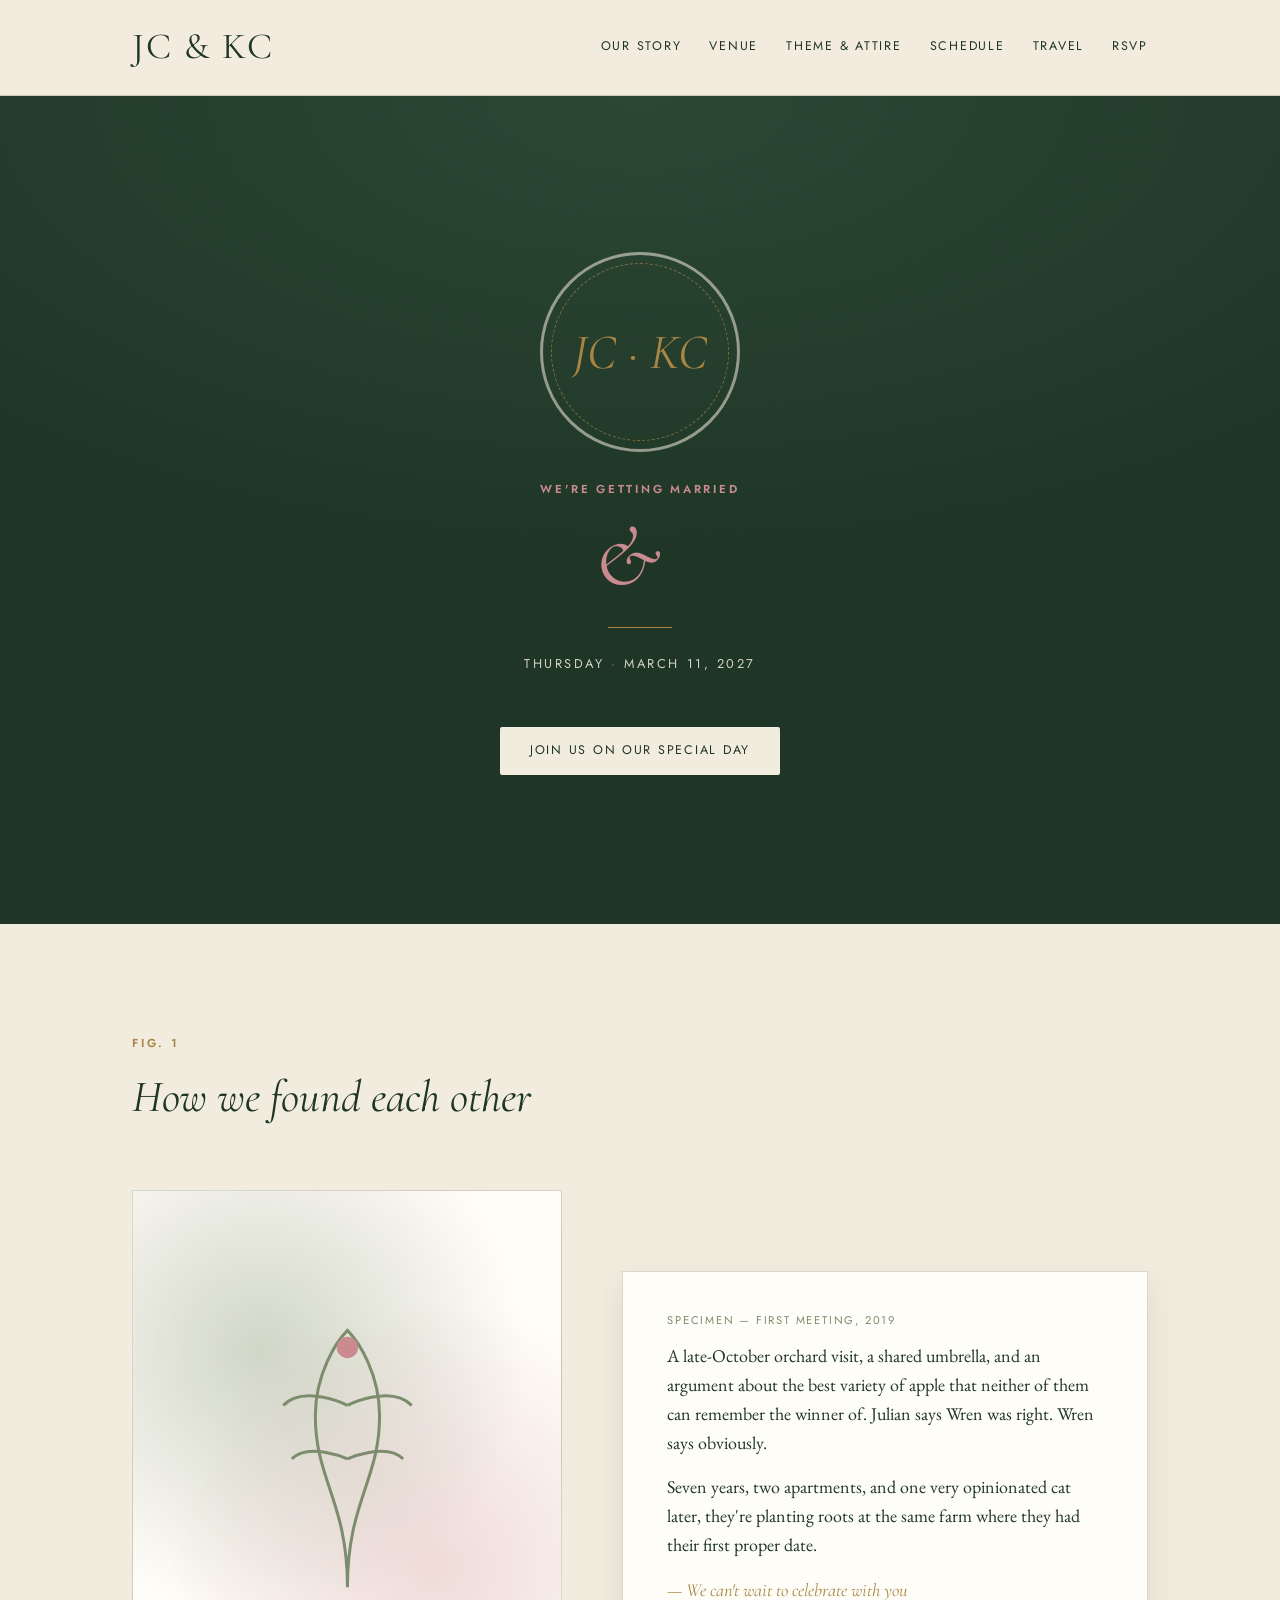
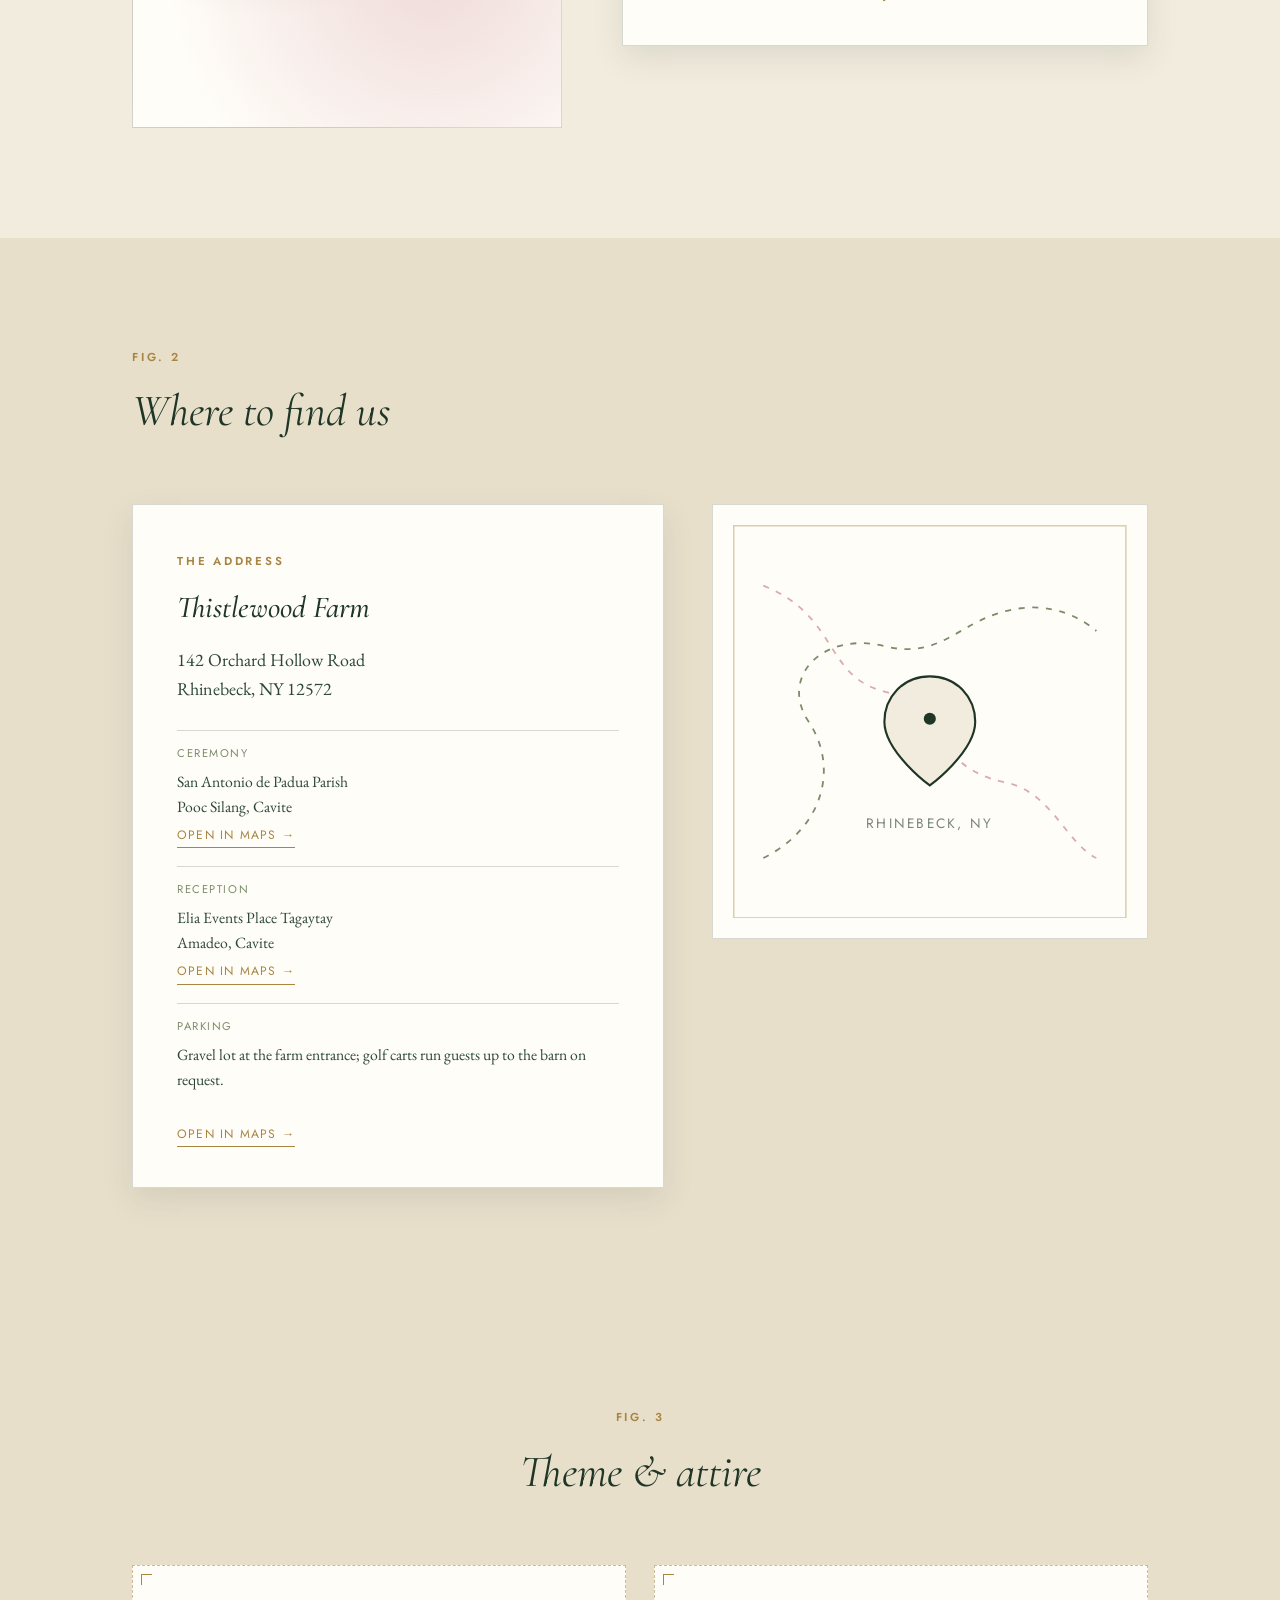
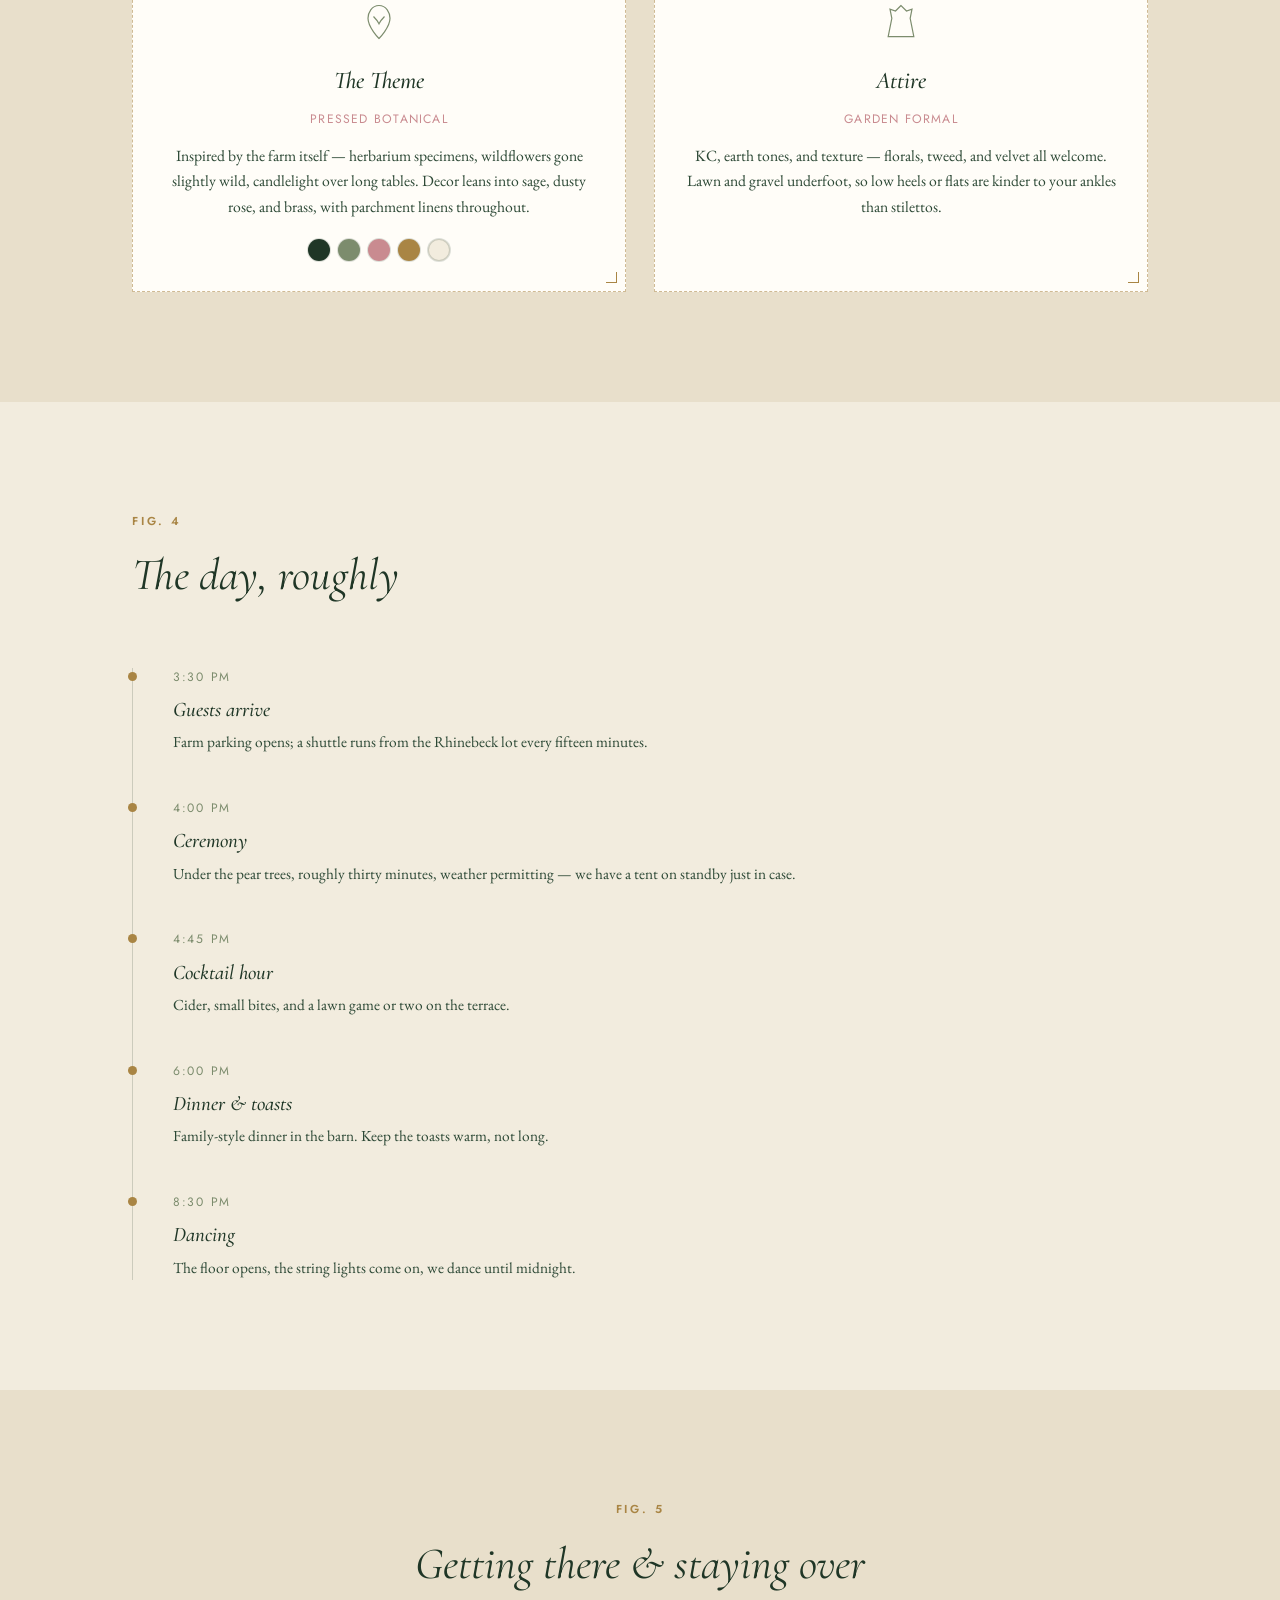
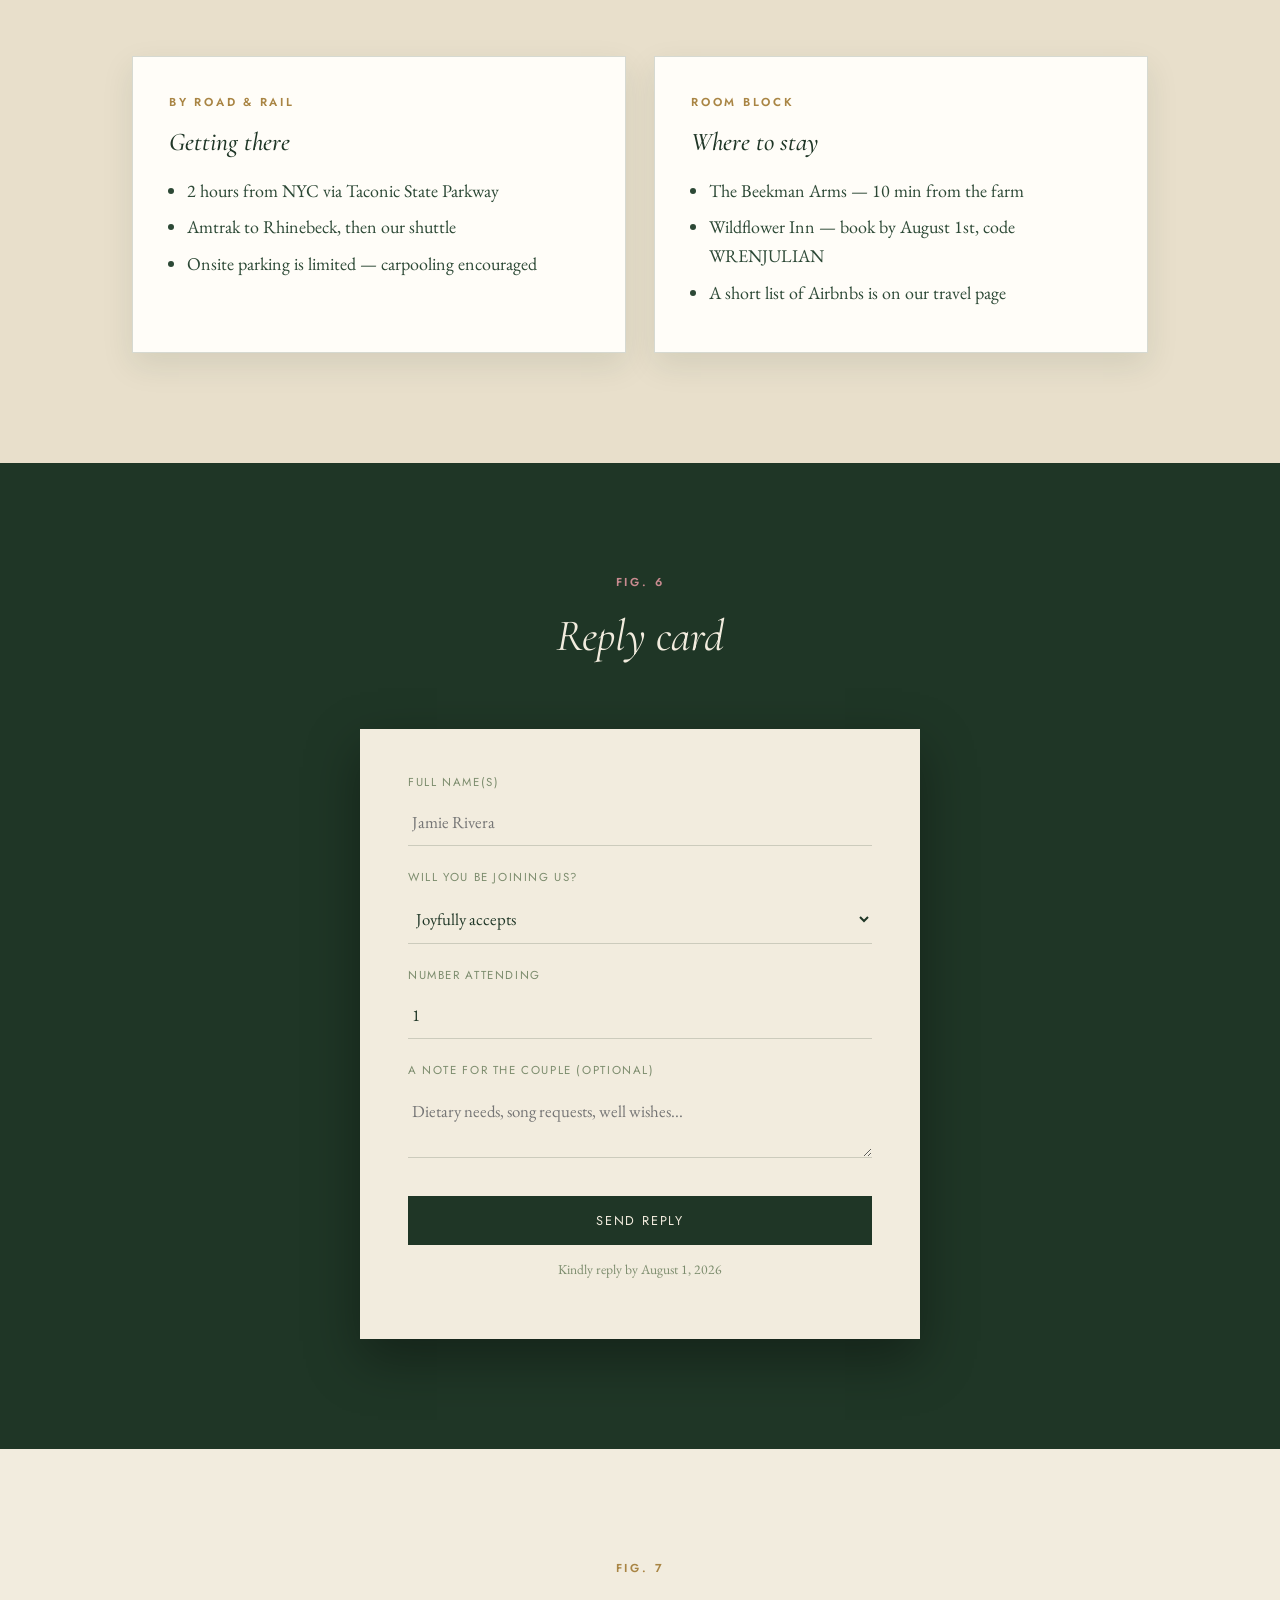
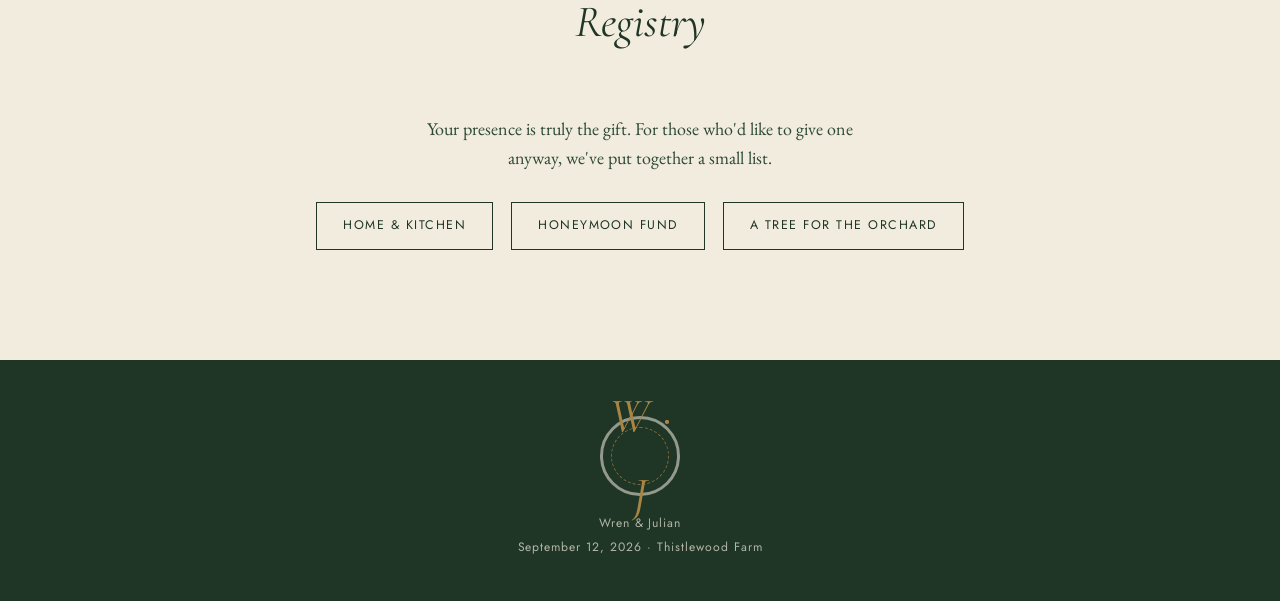
<file: index.html>
<!DOCTYPE html>
<html lang="en">
<head>
<meta charset="UTF-8">
<meta name="viewport" content="width=device-width, initial-scale=1.0">
<title>JC &amp; KC — March 11, 2027</title>
<link rel="preconnect" href="https://fonts.googleapis.com">
<link rel="preconnect" href="https://fonts.gstatic.com" crossorigin>
<link href="https://fonts.googleapis.com/css2?family=Cormorant+Garamond:ital,wght@0,400;0,500;0,600;1,400&family=EB+Garamond:ital,wght@0,400;0,500;1,400&family=Jost:wght@400;500;600&display=swap" rel="stylesheet">

<link rel="stylesheet" href="style.css">
</head>
<body>
<a href="#story" class="skip-link">Skip to content</a>

<nav>
  <div class="wrap">
    <div class="nav-mark">JC &amp; KC</div>

    <button class="nav-toggle" id="navToggle" aria-expanded="false" aria-controls="navLinks" aria-label="Toggle menu">☰</button>
    <ul class="nav-links" id="navLinks">
      <li><a href="#story">Our Story</a></li>
      <li><a href="#venue">Venue</a></li>
      <li><a href="#details">Theme &amp; Attire</a></li>
      <li><a href="#schedule">Schedule</a></li>
      <li><a href="#travel">Travel</a></li>
      <li><a href="#rsvp">RSVP</a></li>
    </ul>
  </div>
</nav>

<div class="vine-thread" id="vineThread" aria-hidden="true">
  <svg viewBox="0 0 60 2400" preserveAspectRatio="none">
    <path class="vine-path" id="vinePath" d="M30,0
      C10,120 50,220 30,340
      C10,460 50,560 30,680
      C10,800 50,900 30,1020
      C10,1140 50,1240 30,1360
      C10,1480 50,1580 30,1700
      C10,1820 50,1920 30,2040
      C10,2160 50,2260 30,2400"/>
  </svg>
</div>

<header class="hero" id="top">
  <div class="hero-inner">
    <div class="seal">
      <span class="seal-initials">JC · KC</span>
    </div>
    <span class="eyebrow">We're getting married</span>
    <h1>JC <em>&amp;</em> KC</h1>
    <div class="hero-rule"></div>
    <p class="hero-meta">Thursday <span>·</span> March 11, 2027 <span></p>
    <p href="#rsvp" class="hero-cta">Join us on our special day</p>
  </div>
</header>

<main id="main">

  <section class="story" id="story">
    <div class="wrap">
      <div class="section-head">
        <span class="eyebrow">Fig. 1</span>
        <h2>How we found each other</h2>
      </div>
      <div class="story-grid">
        <div class="story-art reveal">
          <svg viewBox="0 0 120 140" fill="none" stroke="#7C8C6D" stroke-width="1.4">
            <path d="M60 130 C60 90 45 80 45 50 C45 30 55 15 60 10 C65 15 75 30 75 50 C75 80 60 90 60 130Z"/>
            <path d="M60 45 C60 45 40 35 30 45" />
            <path d="M60 45 C60 45 80 35 90 45" />
            <path d="M60 70 C60 70 42 62 34 70" />
            <path d="M60 70 C60 70 78 62 86 70" />
            <circle cx="60" cy="18" r="5" fill="#C98B90" stroke="none"/>
          </svg>
        </div>
        <div class="story-card reveal">
          <span class="fig-label">Specimen — First Meeting, 2019</span>
          <p>A late-October orchard visit, a shared umbrella, and an argument about the best variety of apple that neither of them can remember the winner of. Julian says Wren was right. Wren says obviously.</p>
          <p>Seven years, two apartments, and one very opinionated cat later, they're planting roots at the same farm where they had their first proper date.</p>
          <p class="story-sig">— We can't wait to celebrate with you</p>
        </div>
      </div>
    </div>
  </section>

  <section class="venue" id="venue">
    <div class="wrap">
      <div class="section-head">
        <span class="eyebrow">Fig. 2</span>
        <h2>Where to find us</h2>
      </div>
      <div class="venue-grid">
        <div class="venue-card reveal">
          <span class="eyebrow">The Address</span>
          <h3>Thistlewood Farm</h3>
          <p class="venue-address">142 Orchard Hollow Road<br>Rhinebeck, NY 12572</p>
          <div class="venue-rows">
            <div class="venue-row">
              <span class="v-label">Ceremony</span>
              <span class="v-value">San Antonio de Padua Parish<br>Pooc Silang, Cavite </span>
            <a href="https://www.google.com/maps/place/San+Antonio+de+Padua+Parish/@14.1916913,120.989979,17z/data=!3m1!4b1!4m6!3m5!1s0x33bd7c0265859361:0xa4a9b11e95646896!8m2!3d14.1916913!4d120.9925539!16s%2Fg%2F1hc4ljm34?entry=ttu&g_ep=EgoyMDI2MDgxOS4wIKXMDSoASAFQAw%3D%3D" target="_blank" class="venue-map-link">Open in Maps →</a>
            </div>
            <div class="venue-row">
              <span class="v-label">Reception</span>
              <span class="v-value">Elia Events Place Tagaytay <br> Amadeo, Cavite</span>
              <a href="https://www.google.com/maps/place/Elia+Events+Place+Tagaytay/@14.1347531,120.9369346,17z/data=!3m1!4b1!4m6!3m5!1s0x33bd794695ea47c1:0x1d81c41dfe49ccef!8m2!3d14.1347531!4d120.9418055!16s%2Fg%2F11l_1bpq4q?entry=ttu&g_ep=EgoyMDI2MDgxOS4wIKXMDSoASAFQAw%3D%3D" target="_blank" class="venue-map-link">Open in Maps →</a>
            </div>
            <div class="venue-row">
              <span class="v-label">Parking</span>
              <span class="v-value">Gravel lot at the farm entrance; golf carts run guests up to the barn on request.</span>
            </div>
          </div>
          <a href="https://www.google.com/maps/place/San+Antonio+de+Padua+Parish/@14.1916913,120.989979,17z/data=!3m1!4b1!4m6!3m5!1s0x33bd7c0265859361:0xa4a9b11e95646896!8m2!3d14.1916913!4d120.9925539!16s%2Fg%2F1hc4ljm34?entry=ttu&g_ep=EgoyMDI2MDgxOS4wIKXMDSoASAFQAw%3D%3D" target="_blank" class="venue-map-link">Open in Maps →</a>
        </div>
        <div class="venue-map reveal" aria-hidden="true">
          <svg viewBox="0 0 260 260" fill="none">
            <rect x="0.5" y="0.5" width="259" height="259" stroke="#A98544" stroke-opacity="0.4"/>
            <path d="M20 220 C60 200 70 160 50 130 C30 100 60 70 100 80 C140 90 150 60 190 55 C220 51 240 70 240 70" stroke="#7C8C6D" stroke-width="1.2" stroke-dasharray="4 5" fill="none"/>
            <path d="M20 40 C70 60 60 100 100 110 C140 120 130 160 180 170 C210 176 220 210 240 220" stroke="#C98B90" stroke-width="1.2" stroke-dasharray="4 5" fill="none" opacity="0.7"/>
            <circle cx="130" cy="128" r="6" fill="#1F3626"/>
            <path d="M130 100 C112 100 100 114 100 130 C100 150 130 172 130 172 C130 172 160 150 160 130 C160 114 148 100 130 100Z" stroke="#1F3626" stroke-width="1.4" fill="#F2ECDE"/>
            <circle cx="130" cy="128" r="4" fill="#1F3626"/>
            <text x="130" y="200" text-anchor="middle" font-family="Jost, sans-serif" font-size="9" letter-spacing="1.5" fill="#1F3626" opacity="0.6">RHINEBECK, NY</text>
          </svg>
        </div>
      </div>
    </div>
  </section>

  <section class="details" id="details">
    <div class="wrap">
      <div class="section-head center">
        <span class="eyebrow">Fig. 3</span>
        <h2>Theme &amp; attire</h2>
      </div>
      <div class="detail-grid">
        <div class="detail-card reveal">
          <svg class="glyph" viewBox="0 0 48 48" fill="none" stroke="currentColor" stroke-width="1.3"><path d="M24 6 C16 6 12 14 12 20 C12 30 24 42 24 42 C24 42 36 30 36 20 C36 14 32 6 24 6 Z M18 18 C18 18 22 22 24 26 C26 22 30 18 30 18"/></svg>
          <h3>The Theme</h3>
          <div class="meta-line">Pressed Botanical</div>
          <p>Inspired by the farm itself — herbarium specimens, wildflowers gone slightly wild, candlelight over long tables. Decor leans into sage, dusty rose, and brass, with parchment linens throughout.</p>
          <div class="palette-swatches" aria-label="Wedding color palette">
            <span class="swatch" style="background:#1F3626" title="Ink green"></span>
            <span class="swatch" style="background:#7C8C6D" title="Sage"></span>
            <span class="swatch" style="background:#C98B90" title="Dusty rose"></span>
            <span class="swatch" style="background:#A98544" title="Brass"></span>
            <span class="swatch" style="background:#F2ECDE; border:1px solid var(--line);" title="Parchment"></span>
          </div>
        </div>
        <div class="detail-card reveal">
          <svg class="glyph" viewBox="0 0 48 48" fill="none" stroke="currentColor" stroke-width="1.3"><path d="M24 6 L18 12 L12 10 L14 20 L10 40 L38 40 L34 20 L36 10 L30 12 Z"/></svg>
          <h3>Attire</h3>
          <div class="meta-line">Garden Formal</div>
          <p>KC, earth tones, and texture — florals, tweed, and velvet all welcome. Lawn and gravel underfoot, so low heels or flats are kinder to your ankles than stilettos.</p>
        </div>
      </div>
    </div>
  </section>

  <section class="timeline-section" id="schedule">
    <div class="wrap">
      <div class="section-head">
        <span class="eyebrow">Fig. 4</span>
        <h2>The day, roughly</h2>
      </div>
      <div class="timeline">
        <div class="t-item reveal">
          <span class="t-time">3:30 PM</span>
          <h3>Guests arrive</h3>
          <p>Farm parking opens; a shuttle runs from the Rhinebeck lot every fifteen minutes.</p>
        </div>
        <div class="t-item reveal">
          <span class="t-time">4:00 PM</span>
          <h3>Ceremony</h3>
          <p>Under the pear trees, roughly thirty minutes, weather permitting — we have a tent on standby just in case.</p>
        </div>
        <div class="t-item reveal">
          <span class="t-time">4:45 PM</span>
          <h3>Cocktail hour</h3>
          <p>Cider, small bites, and a lawn game or two on the terrace.</p>
        </div>
        <div class="t-item reveal">
          <span class="t-time">6:00 PM</span>
          <h3>Dinner &amp; toasts</h3>
          <p>Family-style dinner in the barn. Keep the toasts warm, not long.</p>
        </div>
        <div class="t-item reveal">
          <span class="t-time">8:30 PM</span>
          <h3>Dancing</h3>
          <p>The floor opens, the string lights come on, we dance until midnight.</p>
        </div>
      </div>
    </div>
  </section>

  <section class="travel" id="travel">
    <div class="wrap">
      <div class="section-head center">
        <span class="eyebrow">Fig. 5</span>
        <h2>Getting there &amp; staying over</h2>
      </div>
      <div class="travel-grid">
        <div class="travel-card reveal">
          <span class="eyebrow">By Road &amp; Rail</span>
          <h3>Getting there</h3>
          <ul>
            <li>2 hours from NYC via Taconic State Parkway</li>
            <li>Amtrak to Rhinebeck, then our shuttle</li>
            <li>Onsite parking is limited — carpooling encouraged</li>
          </ul>
        </div>
        <div class="travel-card reveal">
          <span class="eyebrow">Room Block</span>
          <h3>Where to stay</h3>
          <ul>
            <li>The Beekman Arms — 10 min from the farm</li>
            <li>Wildflower Inn — book by August 1st, code WRENJULIAN</li>
            <li>A short list of Airbnbs is on our travel page</li>
          </ul>
        </div>
      </div>
    </div>
  </section>

  <section class="rsvp" id="rsvp">
    <div class="wrap">
      <div class="section-head center">
        <span class="eyebrow">Fig. 6</span>
        <h2>Reply card</h2>
      </div>
      <form class="rsvp-card reveal" id="rsvpForm">
        <div class="field">
          <label for="name">Full name(s)</label>
          <input id="name" name="name" type="text" placeholder="Jamie Rivera" required>
        </div>
        <div class="field">
          <label for="attending">Will you be joining us?</label>
          <select id="attending" name="attending">
            <option value="yes">Joyfully accepts</option>
            <option value="no">Regretfully declines</option>
          </select>
        </div>
        <div class="field">
          <label for="guests">Number attending</label>
          <input id="guests" name="guests" type="number" min="1" max="4" value="1">
        </div>
        <div class="field">
          <label for="note">A note for the couple (optional)</label>
          <textarea id="note" name="note" placeholder="Dietary needs, song requests, well wishes..."></textarea>
        </div>
        <button type="submit" class="rsvp-submit">Send reply</button>
        <p class="rsvp-note" id="rsvpNote">Kindly reply by August 1, 2026</p>
      </form>
    </div>
  </section>

  <section class="registry">
    <div class="wrap">
      <div class="section-head center">
        <span class="eyebrow">Fig. 7</span>
        <h2>Registry</h2>
      </div>
      <p>Your presence is truly the gift. For those who'd like to give one anyway, we've put together a small list.</p>
      <div class="registry-links">
        <a href="#">Home &amp; Kitchen</a>
        <a href="#">Honeymoon Fund</a>
        <a href="#">A Tree for the Orchard</a>
      </div>
    </div>
  </section>

</main>

<footer>
  <div class="seal">
    <span class="seal-initials">W · J</span>
  </div>
  <p>Wren &amp; Julian</p>
  <p>September 12, 2026 · Thistlewood Farm</p>
</footer>

<script>
  // Mobile nav toggle
  const navToggle = document.getElementById('navToggle');
  const navLinks = document.getElementById('navLinks');
  navToggle.addEventListener('click', () => {
    const open = navLinks.classList.toggle('open');
    navToggle.setAttribute('aria-expanded', open);
  });
  navLinks.querySelectorAll('a').forEach(a => {
    a.addEventListener('click', () => {
      navLinks.classList.remove('open');
      navToggle.setAttribute('aria-expanded', false);
    });
  });

  // Scroll reveal
  const revealEls = document.querySelectorAll('.reveal');
  const prefersReduced = window.matchMedia('(prefers-reduced-motion: reduce)').matches;
  if (prefersReduced) {
    revealEls.forEach(el => el.classList.add('in'));
  } else {
    const io = new IntersectionObserver((entries) => {
      entries.forEach(entry => {
        if (entry.isIntersecting) {
          entry.target.classList.add('in');
          io.unobserve(entry.target);
        }
      });
    }, { threshold: 0.15 });
    revealEls.forEach(el => io.observe(el));
  }

  // Vine draw-in
  const vinePath = document.getElementById('vinePath');
  const vineThread = document.getElementById('vineThread');
  if (vinePath && !prefersReduced) {
    const len = vinePath.getTotalLength();
    vinePath.style.strokeDasharray = len;
    vinePath.style.strokeDashoffset = len;
    requestAnimationFrame(() => {
      vineThread.classList.add('drawn');
    });
    window.addEventListener('scroll', () => {
      const scrollable = document.documentElement.scrollHeight - window.innerHeight;
      const progress = Math.min(window.scrollY / scrollable, 1);
      vinePath.style.strokeDashoffset = len * (1 - progress);
    }, { passive: true });
  }

  
  const rsvpForm = document.getElementById('rsvpForm');
  const rsvpNote = document.getElementById('rsvpNote');
  rsvpForm.addEventListener('submit', (e) => {
    e.preventDefault();
    const name = document.getElementById('name').value || 'friend';
    rsvpNote.textContent = `Thank you, ${name} — your reply has been recorded.`;
    rsvpForm.querySelectorAll('input, select, textarea, button').forEach(el => el.disabled = true);
  });
</script>

</body>
</html>
</file>
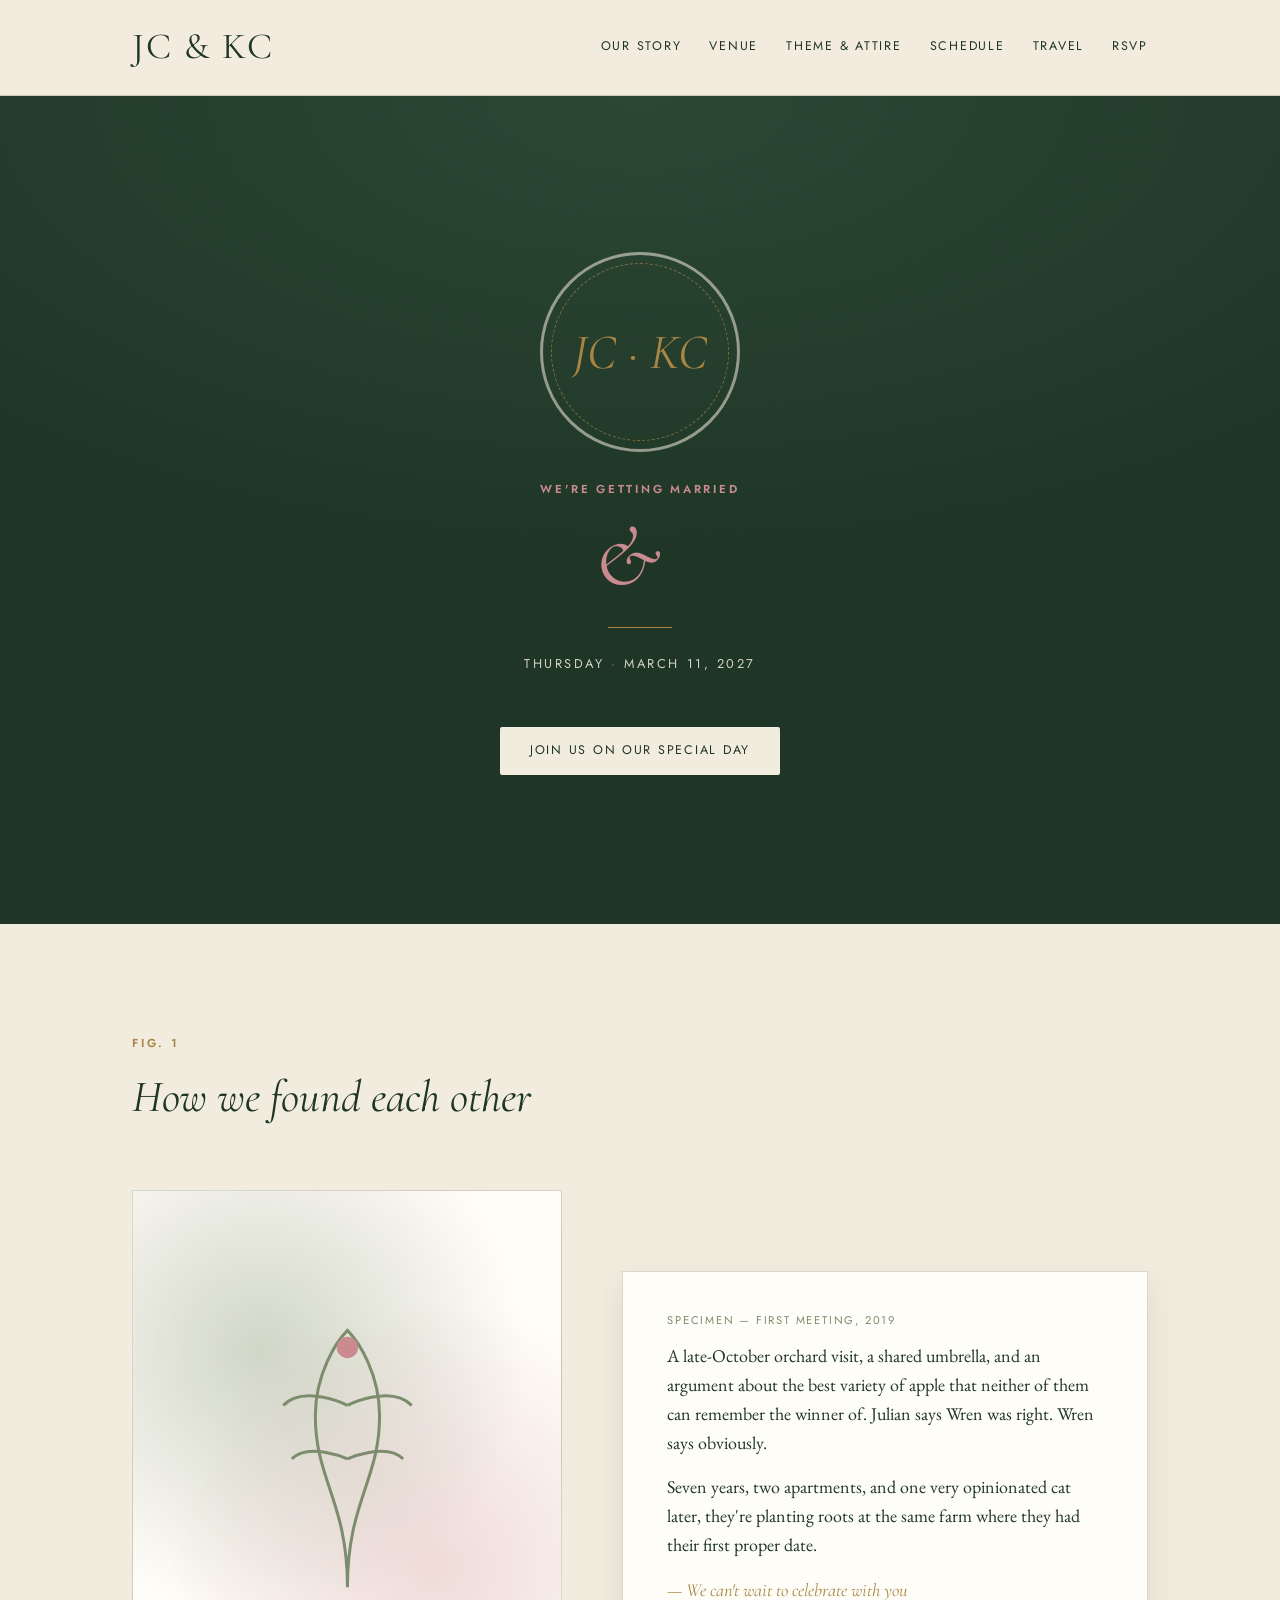
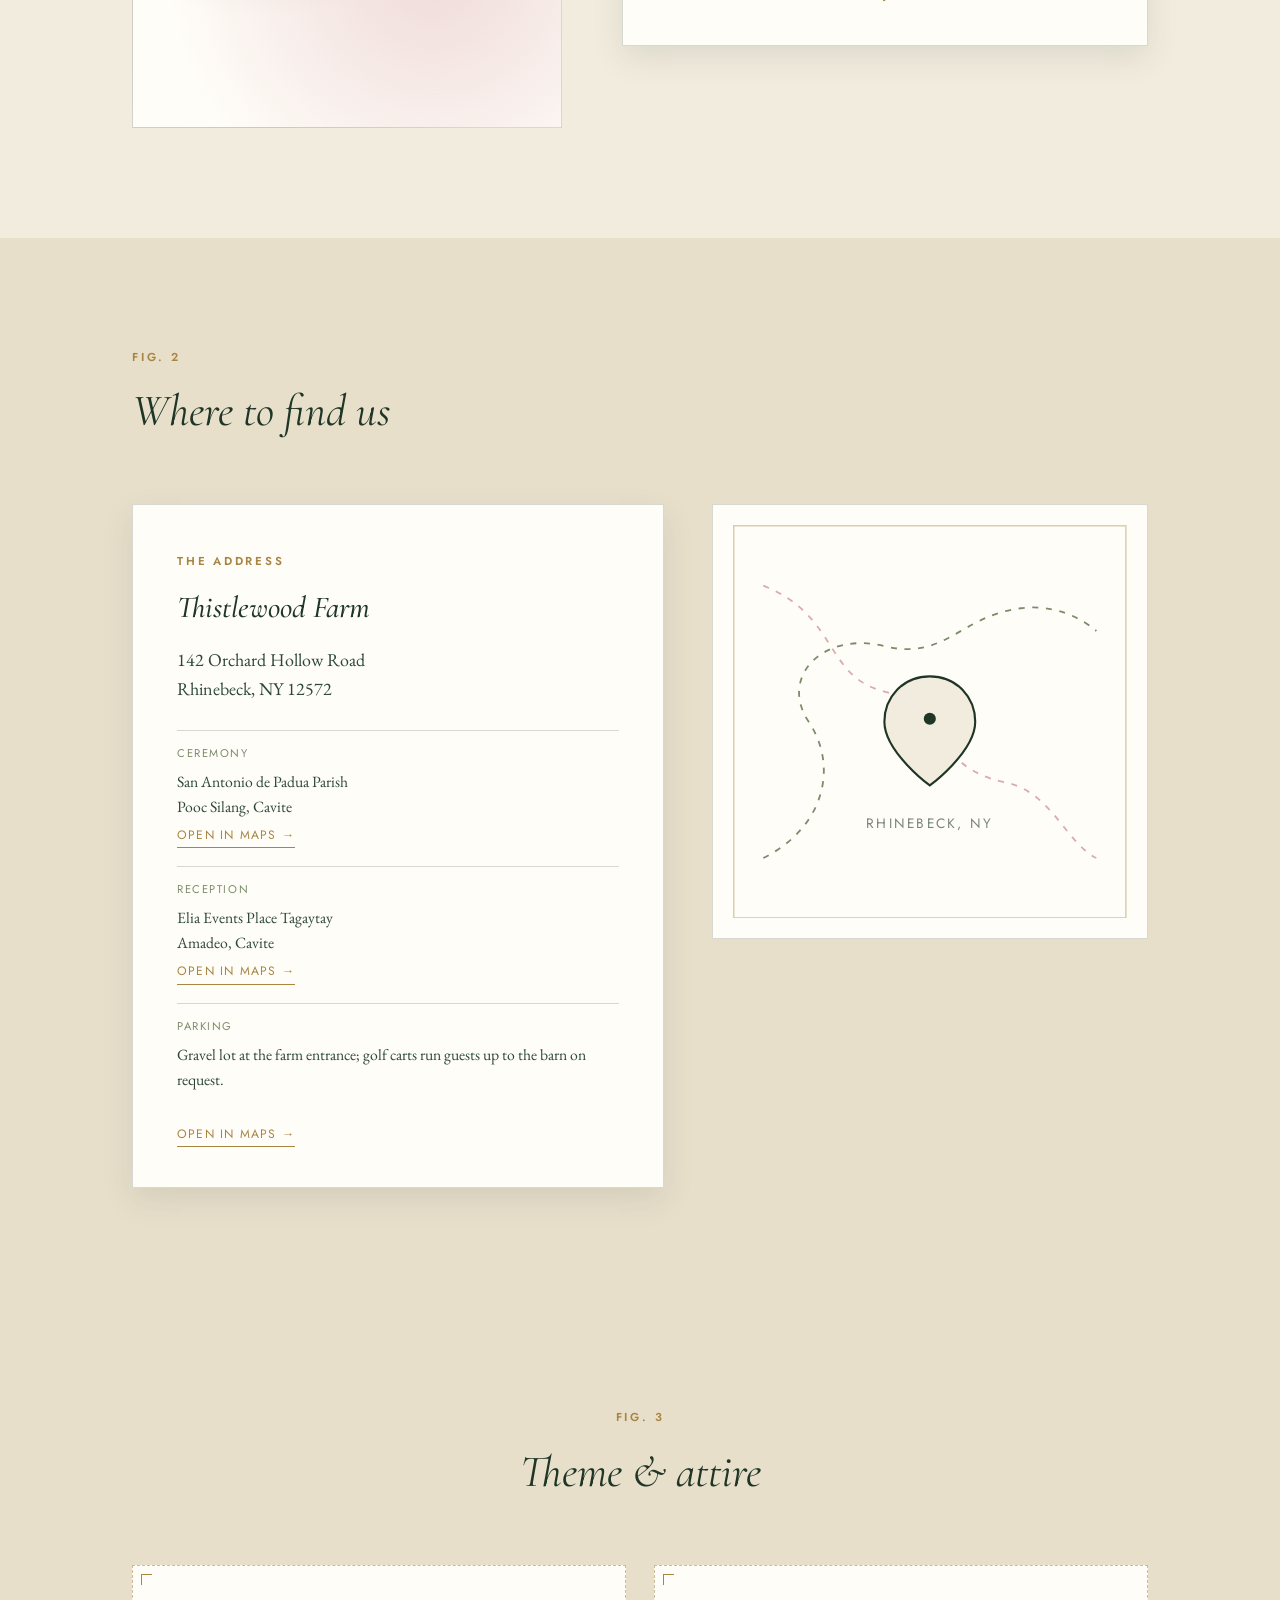
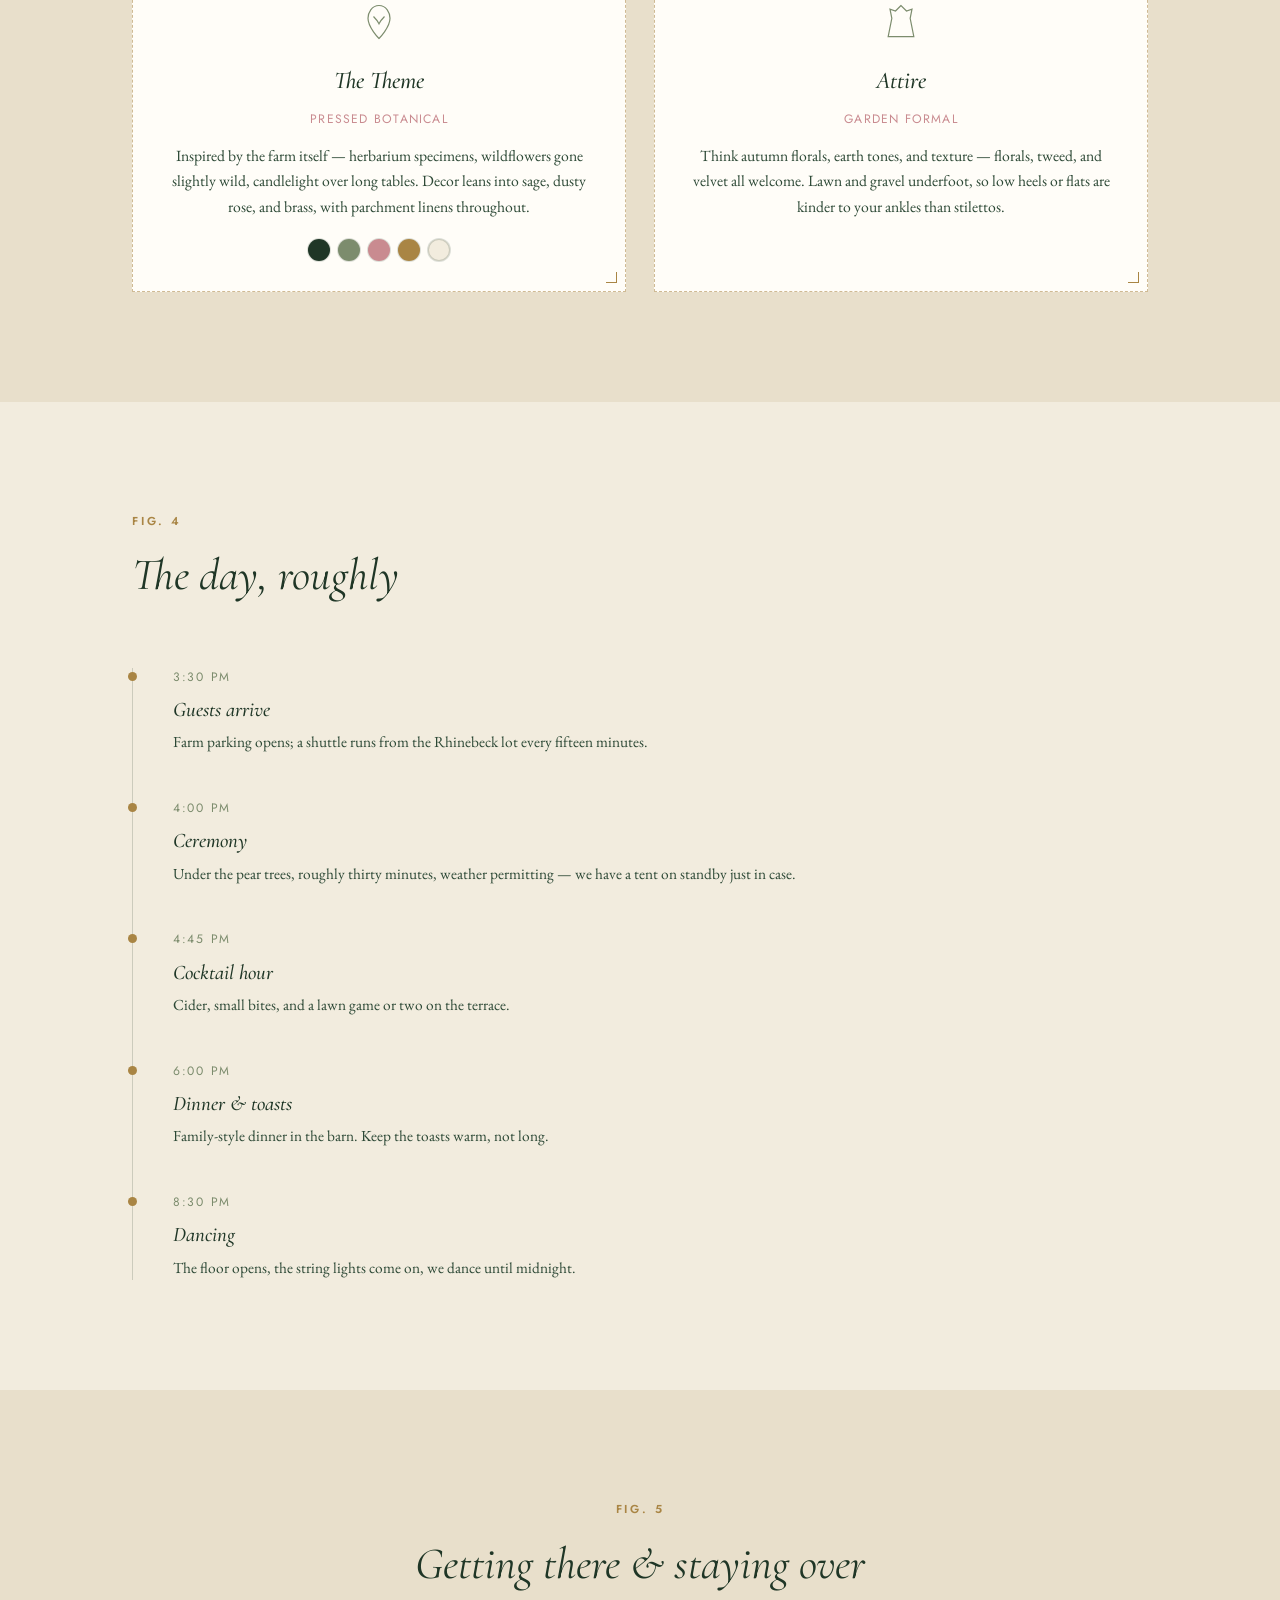
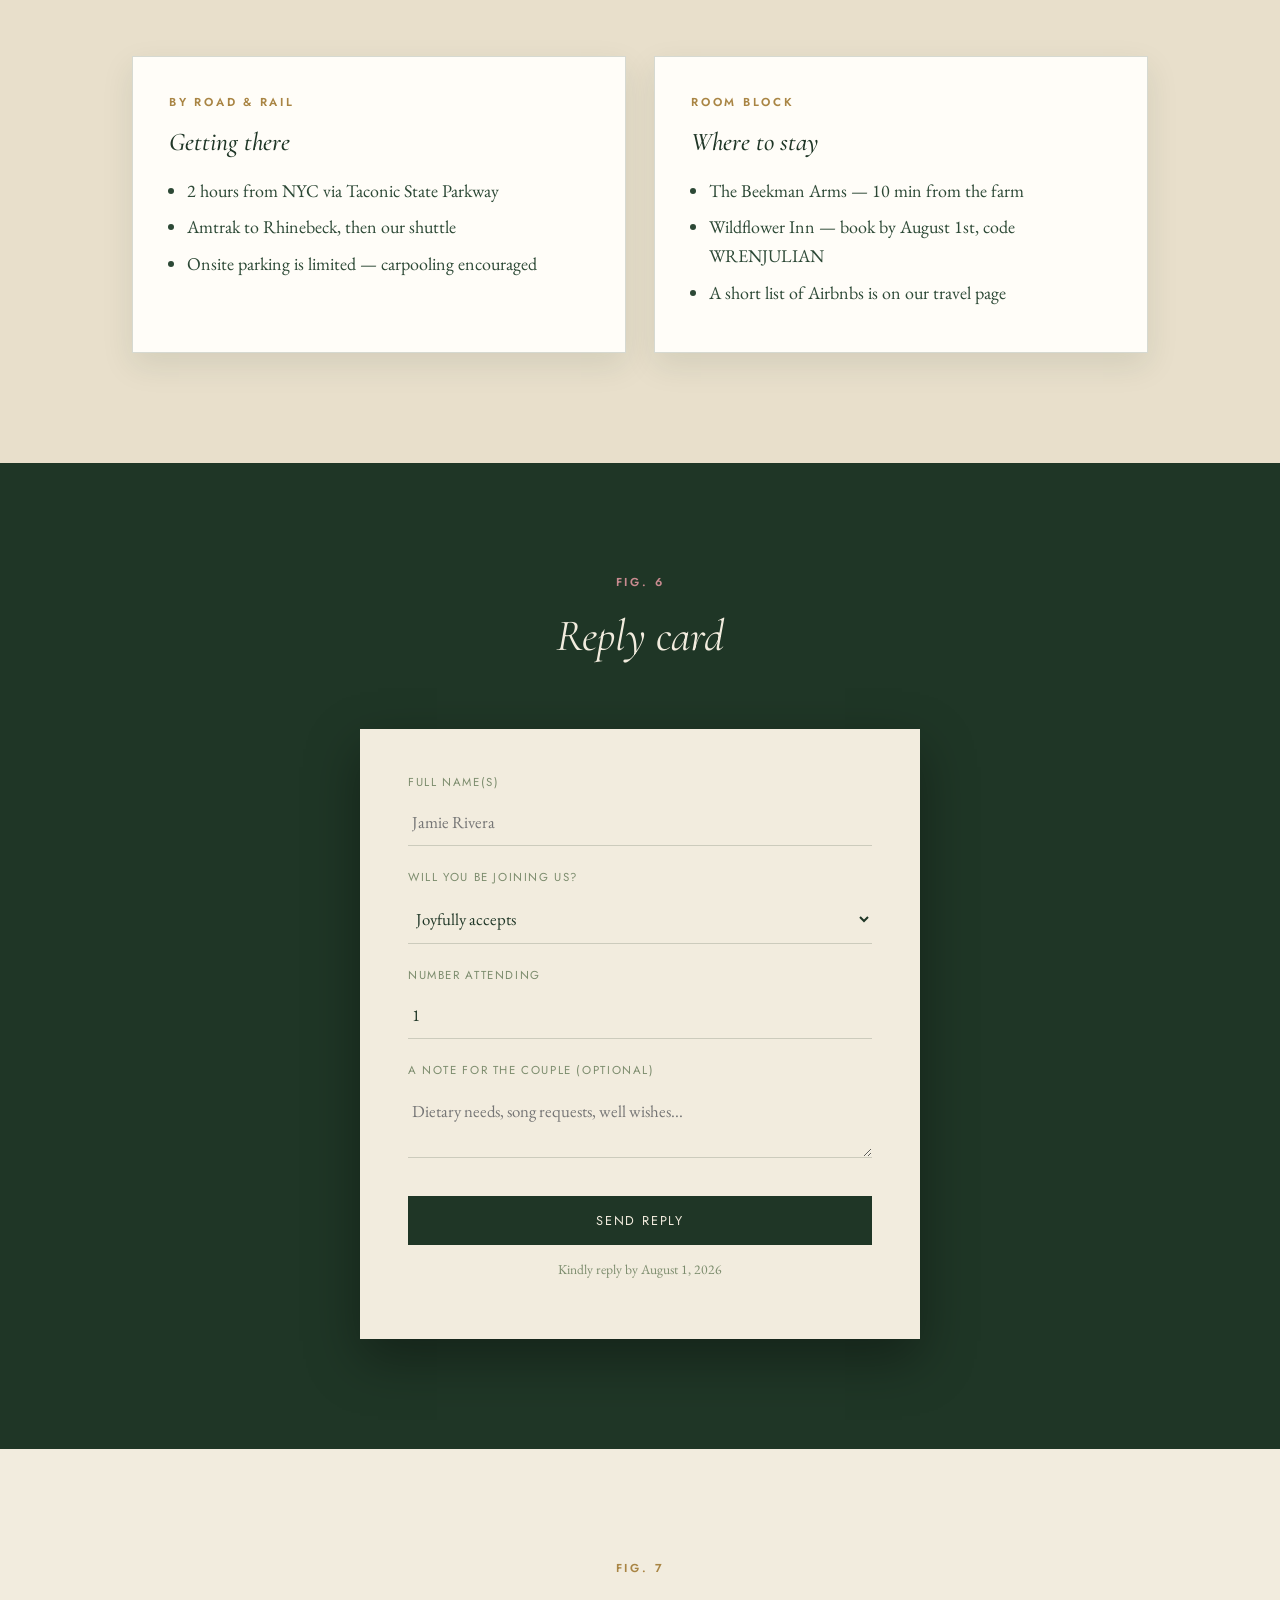
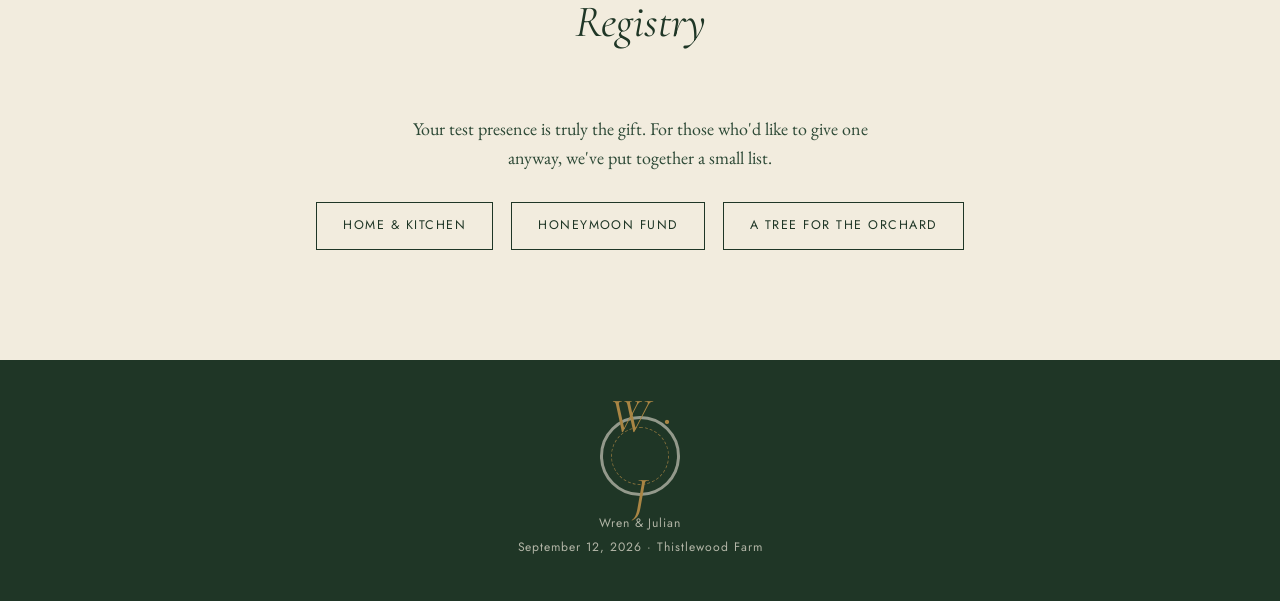
<file: wedding.html>
<!DOCTYPE html>
<html lang="en">
<head>
<meta charset="UTF-8">
<meta name="viewport" content="width=device-width, initial-scale=1.0">
<title>JC &amp; KC — March 11, 2027</title>
<link rel="preconnect" href="https://fonts.googleapis.com">
<link rel="preconnect" href="https://fonts.gstatic.com" crossorigin>
<link href="https://fonts.googleapis.com/css2?family=Cormorant+Garamond:ital,wght@0,400;0,500;0,600;1,400&family=EB+Garamond:ital,wght@0,400;0,500;1,400&family=Jost:wght@400;500;600&display=swap" rel="stylesheet">

<link rel="stylesheet" href="style.css">
</head>
<body>
<a href="#story" class="skip-link">Skip to content</a>

<nav>
  <div class="wrap">
    <div class="nav-mark">JC &amp; KC</div>

    <button class="nav-toggle" id="navToggle" aria-expanded="false" aria-controls="navLinks" aria-label="Toggle menu">☰</button>
    <ul class="nav-links" id="navLinks">
      <li><a href="#story">Our Story</a></li>
      <li><a href="#venue">Venue</a></li>
      <li><a href="#details">Theme &amp; Attire</a></li>
      <li><a href="#schedule">Schedule</a></li>
      <li><a href="#travel">Travel</a></li>
      <li><a href="#rsvp">RSVP</a></li>
    </ul>
  </div>
</nav>

<div class="vine-thread" id="vineThread" aria-hidden="true">
  <svg viewBox="0 0 60 2400" preserveAspectRatio="none">
    <path class="vine-path" id="vinePath" d="M30,0
      C10,120 50,220 30,340
      C10,460 50,560 30,680
      C10,800 50,900 30,1020
      C10,1140 50,1240 30,1360
      C10,1480 50,1580 30,1700
      C10,1820 50,1920 30,2040
      C10,2160 50,2260 30,2400"/>
  </svg>
</div>

<header class="hero" id="top">
  <div class="hero-inner">
    <div class="seal">
      <span class="seal-initials">JC · KC</span>
    </div>
    <span class="eyebrow">We're getting married</span>
    <h1>JC <em>&amp;</em> KC</h1>
    <div class="hero-rule"></div>
    <p class="hero-meta">Thursday <span>·</span> March 11, 2027 <span></p>
    <p href="#rsvp" class="hero-cta">Join us on our special day</p>
  </div>
</header>

<main id="main">

  <section class="story" id="story">
    <div class="wrap">
      <div class="section-head">
        <span class="eyebrow">Fig. 1</span>
        <h2>How we found each other</h2>
      </div>
      <div class="story-grid">
        <div class="story-art reveal">
          <svg viewBox="0 0 120 140" fill="none" stroke="#7C8C6D" stroke-width="1.4">
            <path d="M60 130 C60 90 45 80 45 50 C45 30 55 15 60 10 C65 15 75 30 75 50 C75 80 60 90 60 130Z"/>
            <path d="M60 45 C60 45 40 35 30 45" />
            <path d="M60 45 C60 45 80 35 90 45" />
            <path d="M60 70 C60 70 42 62 34 70" />
            <path d="M60 70 C60 70 78 62 86 70" />
            <circle cx="60" cy="18" r="5" fill="#C98B90" stroke="none"/>
          </svg>
        </div>
        <div class="story-card reveal">
          <span class="fig-label">Specimen — First Meeting, 2019</span>
          <p>A late-October orchard visit, a shared umbrella, and an argument about the best variety of apple that neither of them can remember the winner of. Julian says Wren was right. Wren says obviously.</p>
          <p>Seven years, two apartments, and one very opinionated cat later, they're planting roots at the same farm where they had their first proper date.</p>
          <p class="story-sig">— We can't wait to celebrate with you</p>
        </div>
      </div>
    </div>
  </section>

  <section class="venue" id="venue">
    <div class="wrap">
      <div class="section-head">
        <span class="eyebrow">Fig. 2</span>
        <h2>Where to find us</h2>
      </div>
      <div class="venue-grid">
        <div class="venue-card reveal">
          <span class="eyebrow">The Address</span>
          <h3>Thistlewood Farm</h3>
          <p class="venue-address">142 Orchard Hollow Road<br>Rhinebeck, NY 12572</p>
          <div class="venue-rows">
            <div class="venue-row">
              <span class="v-label">Ceremony</span>
              <span class="v-value">San Antonio de Padua Parish<br>Pooc Silang, Cavite </span>
            <a href="https://www.google.com/maps/place/San+Antonio+de+Padua+Parish/@14.1916913,120.989979,17z/data=!3m1!4b1!4m6!3m5!1s0x33bd7c0265859361:0xa4a9b11e95646896!8m2!3d14.1916913!4d120.9925539!16s%2Fg%2F1hc4ljm34?entry=ttu&g_ep=EgoyMDI2MDgxOS4wIKXMDSoASAFQAw%3D%3D" target="_blank" class="venue-map-link">Open in Maps →</a>
            </div>
            <div class="venue-row">
              <span class="v-label">Reception</span>
              <span class="v-value">Elia Events Place Tagaytay <br> Amadeo, Cavite</span>
              <a href="https://www.google.com/maps/place/Elia+Events+Place+Tagaytay/@14.1347531,120.9369346,17z/data=!3m1!4b1!4m6!3m5!1s0x33bd794695ea47c1:0x1d81c41dfe49ccef!8m2!3d14.1347531!4d120.9418055!16s%2Fg%2F11l_1bpq4q?entry=ttu&g_ep=EgoyMDI2MDgxOS4wIKXMDSoASAFQAw%3D%3D" target="_blank" class="venue-map-link">Open in Maps →</a>
            </div>
            <div class="venue-row">
              <span class="v-label">Parking</span>
              <span class="v-value">Gravel lot at the farm entrance; golf carts run guests up to the barn on request.</span>
            </div>
          </div>
          <a href="https://www.google.com/maps/place/San+Antonio+de+Padua+Parish/@14.1916913,120.989979,17z/data=!3m1!4b1!4m6!3m5!1s0x33bd7c0265859361:0xa4a9b11e95646896!8m2!3d14.1916913!4d120.9925539!16s%2Fg%2F1hc4ljm34?entry=ttu&g_ep=EgoyMDI2MDgxOS4wIKXMDSoASAFQAw%3D%3D" target="_blank" class="venue-map-link">Open in Maps →</a>
        </div>
        <div class="venue-map reveal" aria-hidden="true">
          <svg viewBox="0 0 260 260" fill="none">
            <rect x="0.5" y="0.5" width="259" height="259" stroke="#A98544" stroke-opacity="0.4"/>
            <path d="M20 220 C60 200 70 160 50 130 C30 100 60 70 100 80 C140 90 150 60 190 55 C220 51 240 70 240 70" stroke="#7C8C6D" stroke-width="1.2" stroke-dasharray="4 5" fill="none"/>
            <path d="M20 40 C70 60 60 100 100 110 C140 120 130 160 180 170 C210 176 220 210 240 220" stroke="#C98B90" stroke-width="1.2" stroke-dasharray="4 5" fill="none" opacity="0.7"/>
            <circle cx="130" cy="128" r="6" fill="#1F3626"/>
            <path d="M130 100 C112 100 100 114 100 130 C100 150 130 172 130 172 C130 172 160 150 160 130 C160 114 148 100 130 100Z" stroke="#1F3626" stroke-width="1.4" fill="#F2ECDE"/>
            <circle cx="130" cy="128" r="4" fill="#1F3626"/>
            <text x="130" y="200" text-anchor="middle" font-family="Jost, sans-serif" font-size="9" letter-spacing="1.5" fill="#1F3626" opacity="0.6">RHINEBECK, NY</text>
          </svg>
        </div>
      </div>
    </div>
  </section>

  <section class="details" id="details">
    <div class="wrap">
      <div class="section-head center">
        <span class="eyebrow">Fig. 3</span>
        <h2>Theme &amp; attire</h2>
      </div>
      <div class="detail-grid">
        <div class="detail-card reveal">
          <svg class="glyph" viewBox="0 0 48 48" fill="none" stroke="currentColor" stroke-width="1.3"><path d="M24 6 C16 6 12 14 12 20 C12 30 24 42 24 42 C24 42 36 30 36 20 C36 14 32 6 24 6 Z M18 18 C18 18 22 22 24 26 C26 22 30 18 30 18"/></svg>
          <h3>The Theme</h3>
          <div class="meta-line">Pressed Botanical</div>
          <p>Inspired by the farm itself — herbarium specimens, wildflowers gone slightly wild, candlelight over long tables. Decor leans into sage, dusty rose, and brass, with parchment linens throughout.</p>
          <div class="palette-swatches" aria-label="Wedding color palette">
            <span class="swatch" style="background:#1F3626" title="Ink green"></span>
            <span class="swatch" style="background:#7C8C6D" title="Sage"></span>
            <span class="swatch" style="background:#C98B90" title="Dusty rose"></span>
            <span class="swatch" style="background:#A98544" title="Brass"></span>
            <span class="swatch" style="background:#F2ECDE; border:1px solid var(--line);" title="Parchment"></span>
          </div>
        </div>
        <div class="detail-card reveal">
          <svg class="glyph" viewBox="0 0 48 48" fill="none" stroke="currentColor" stroke-width="1.3"><path d="M24 6 L18 12 L12 10 L14 20 L10 40 L38 40 L34 20 L36 10 L30 12 Z"/></svg>
          <h3>Attire</h3>
          <div class="meta-line">Garden Formal</div>
          <p>Think autumn florals, earth tones, and texture — florals, tweed, and velvet all welcome. Lawn and gravel underfoot, so low heels or flats are kinder to your ankles than stilettos.</p>
        </div>
      </div>
    </div>
  </section>

  <section class="timeline-section" id="schedule">
    <div class="wrap">
      <div class="section-head">
        <span class="eyebrow">Fig. 4</span>
        <h2>The day, roughly</h2>
      </div>
      <div class="timeline">
        <div class="t-item reveal">
          <span class="t-time">3:30 PM</span>
          <h3>Guests arrive</h3>
          <p>Farm parking opens; a shuttle runs from the Rhinebeck lot every fifteen minutes.</p>
        </div>
        <div class="t-item reveal">
          <span class="t-time">4:00 PM</span>
          <h3>Ceremony</h3>
          <p>Under the pear trees, roughly thirty minutes, weather permitting — we have a tent on standby just in case.</p>
        </div>
        <div class="t-item reveal">
          <span class="t-time">4:45 PM</span>
          <h3>Cocktail hour</h3>
          <p>Cider, small bites, and a lawn game or two on the terrace.</p>
        </div>
        <div class="t-item reveal">
          <span class="t-time">6:00 PM</span>
          <h3>Dinner &amp; toasts</h3>
          <p>Family-style dinner in the barn. Keep the toasts warm, not long.</p>
        </div>
        <div class="t-item reveal">
          <span class="t-time">8:30 PM</span>
          <h3>Dancing</h3>
          <p>The floor opens, the string lights come on, we dance until midnight.</p>
        </div>
      </div>
    </div>
  </section>

  <section class="travel" id="travel">
    <div class="wrap">
      <div class="section-head center">
        <span class="eyebrow">Fig. 5</span>
        <h2>Getting there &amp; staying over</h2>
      </div>
      <div class="travel-grid">
        <div class="travel-card reveal">
          <span class="eyebrow">By Road &amp; Rail</span>
          <h3>Getting there</h3>
          <ul>
            <li>2 hours from NYC via Taconic State Parkway</li>
            <li>Amtrak to Rhinebeck, then our shuttle</li>
            <li>Onsite parking is limited — carpooling encouraged</li>
          </ul>
        </div>
        <div class="travel-card reveal">
          <span class="eyebrow">Room Block</span>
          <h3>Where to stay</h3>
          <ul>
            <li>The Beekman Arms — 10 min from the farm</li>
            <li>Wildflower Inn — book by August 1st, code WRENJULIAN</li>
            <li>A short list of Airbnbs is on our travel page</li>
          </ul>
        </div>
      </div>
    </div>
  </section>

  <section class="rsvp" id="rsvp">
    <div class="wrap">
      <div class="section-head center">
        <span class="eyebrow">Fig. 6</span>
        <h2>Reply card</h2>
      </div>
      <form class="rsvp-card reveal" id="rsvpForm">
        <div class="field">
          <label for="name">Full name(s)</label>
          <input id="name" name="name" type="text" placeholder="Jamie Rivera" required>
        </div>
        <div class="field">
          <label for="attending">Will you be joining us?</label>
          <select id="attending" name="attending">
            <option value="yes">Joyfully accepts</option>
            <option value="no">Regretfully declines</option>
          </select>
        </div>
        <div class="field">
          <label for="guests">Number attending</label>
          <input id="guests" name="guests" type="number" min="1" max="4" value="1">
        </div>
        <div class="field">
          <label for="note">A note for the couple (optional)</label>
          <textarea id="note" name="note" placeholder="Dietary needs, song requests, well wishes..."></textarea>
        </div>
        <button type="submit" class="rsvp-submit">Send reply</button>
        <p class="rsvp-note" id="rsvpNote">Kindly reply by August 1, 2026</p>
      </form>
    </div>
  </section>

  <section class="registry">
    <div class="wrap">
      <div class="section-head center">
        <span class="eyebrow">Fig. 7</span>
        <h2>Registry</h2>
      </div>
      <p>Your test presence is truly the gift. For those who'd like to give one anyway, we've put together a small list.</p>
      <div class="registry-links">
        <a href="#">Home &amp; Kitchen</a>
        <a href="#">Honeymoon Fund</a>
        <a href="#">A Tree for the Orchard</a>
      </div>
    </div>
  </section>

</main>

<footer>
  <div class="seal">
    <span class="seal-initials">W · J</span>
  </div>
  <p>Wren &amp; Julian</p>
  <p>September 12, 2026 · Thistlewood Farm</p>
</footer>

<script>
  // Mobile nav toggle
  const navToggle = document.getElementById('navToggle');
  const navLinks = document.getElementById('navLinks');
  navToggle.addEventListener('click', () => {
    const open = navLinks.classList.toggle('open');
    navToggle.setAttribute('aria-expanded', open);
  });
  navLinks.querySelectorAll('a').forEach(a => {
    a.addEventListener('click', () => {
      navLinks.classList.remove('open');
      navToggle.setAttribute('aria-expanded', false);
    });
  });

  // Scroll reveal
  const revealEls = document.querySelectorAll('.reveal');
  const prefersReduced = window.matchMedia('(prefers-reduced-motion: reduce)').matches;
  if (prefersReduced) {
    revealEls.forEach(el => el.classList.add('in'));
  } else {
    const io = new IntersectionObserver((entries) => {
      entries.forEach(entry => {
        if (entry.isIntersecting) {
          entry.target.classList.add('in');
          io.unobserve(entry.target);
        }
      });
    }, { threshold: 0.15 });
    revealEls.forEach(el => io.observe(el));
  }

  // Vine draw-in
  const vinePath = document.getElementById('vinePath');
  const vineThread = document.getElementById('vineThread');
  if (vinePath && !prefersReduced) {
    const len = vinePath.getTotalLength();
    vinePath.style.strokeDasharray = len;
    vinePath.style.strokeDashoffset = len;
    requestAnimationFrame(() => {
      vineThread.classList.add('drawn');
    });
    window.addEventListener('scroll', () => {
      const scrollable = document.documentElement.scrollHeight - window.innerHeight;
      const progress = Math.min(window.scrollY / scrollable, 1);
      vinePath.style.strokeDashoffset = len * (1 - progress);
    }, { passive: true });
  }

  
  const rsvpForm = document.getElementById('rsvpForm');
  const rsvpNote = document.getElementById('rsvpNote');
  rsvpForm.addEventListener('submit', (e) => {
    e.preventDefault();
    const name = document.getElementById('name').value || 'friend';
    rsvpNote.textContent = `Thank you, ${name} — your reply has been recorded.`;
    rsvpForm.querySelectorAll('input, select, textarea, button').forEach(el => el.disabled = true);
  });
</script>

</body>
</html>
</file>
<file: style.css>
:root{
    --ink:#1F3626;
    --ink-soft:#2C4835;
    --parchment:#F2ECDE;
    --parchment-deep:#E8DFCB;
    --sage:#7C8C6D;
    --rose:#C98B90;
    --brass:#A98544;
    --white:#FFFDF8;
    --line: rgba(31,54,38,0.18);
    --shadow: 0 12px 30px rgba(31,54,38,0.10);
    --maxw: 1080px;
  }

  *{box-sizing:border-box;}
  html{scroll-behavior:smooth;}
  body{
    margin:0;
    background:var(--parchment);
    color:var(--ink);
    font-family:'EB Garamond', serif;
    font-size:18px;
    line-height:1.6;
    -webkit-font-smoothing:antialiased;
  }

  h1,h2,h3,.display{
    font-family:'Cormorant Garamond', serif;
    font-weight:500;
    margin:0;
    color:var(--ink);
  }

  .eyebrow{
    font-family:'Jost', sans-serif;
    text-transform:uppercase;
    letter-spacing:0.24em;
    font-size:0.72rem;
    color:var(--brass);
    font-weight:600;
  }

  a{color:inherit;}

  img, svg{display:block;max-width:100%;}

  .wrap{
    max-width:var(--maxw);
    margin:0 auto;
    padding:0 32px;
  }

  /* ---------- Skip link / focus ---------- */
  .skip-link{
    position:absolute; left:-999px; top:0;
    background:var(--ink); color:var(--parchment);
    padding:10px 16px; z-index:200; font-family:'Jost',sans-serif;
  }
  .skip-link:focus{ left:16px; top:16px; }
  a:focus-visible, button:focus-visible, input:focus-visible, textarea:focus-visible{
    outline:2px solid var(--brass);
    outline-offset:3px;
  }

  /* ---------- Nav ---------- */
  nav{
    position:sticky; top:0; z-index:100;
    background:rgba(242,236,222,0.9);
    backdrop-filter:blur(6px);
    border-bottom:1px solid var(--line);
  }
  nav .wrap{
    display:flex; align-items:center; justify-content:space-between;
    padding-top:18px; padding-bottom:18px;
  }
  .nav-mark{
    font-family:'Cormorant Garamond', serif;
    font-size:2.3rem; letter-spacing:0.05em;
  }
  .nav-links{
    display:flex; gap:28px; list-style:none; margin:0; padding:0;
    font-family:'Jost', sans-serif; font-size:0.78rem;
    text-transform:uppercase; letter-spacing:0.14em;
  }
  .nav-links a{text-decoration:none; position:relative; padding-bottom:4px;}
  .nav-links a::after{
    content:""; position:absolute; left:0; bottom:0; height:1px; width:0;
    background:var(--brass); transition:width .35s ease;
  }
  .nav-links a:hover::after, .nav-links a:focus-visible::after{width:100%;}
  .nav-toggle{display:none; background:none; border:none; font-size:1.4rem; color:var(--ink); cursor:pointer;}

  /* ---------- Vine thread (signature element) ---------- */
  .vine-thread{
    position:absolute; left:calc(50% - 520px); top:0; width:60px; height:100%;
    pointer-events:none; z-index:1;
  }
  .vine-thread svg{width:100%; height:100%;}
  .vine-path{
    fill:none; stroke:var(--sage); stroke-width:1.4; opacity:0.55;
    stroke-dasharray:1; stroke-dashoffset:1;
  }
  .vine-thread.drawn .vine-path{
    transition: stroke-dashoffset 2.4s ease;
  }

  /* ---------- Hero ---------- */
  .hero{
    position:relative;
    min-height:92vh;
    display:flex; align-items:center; justify-content:center;
    background:radial-gradient(120% 90% at 50% 0%, var(--ink-soft) 0%, var(--ink) 62%);
    color:var(--parchment);
    text-align:center;
    overflow:hidden;
    padding:80px 24px 60px;
  }
  .hero-branches{
    position:absolute; inset:0; opacity:0.5;
  }
  .hero-inner{ position:relative; z-index:2; max-width:640px; }

  .seal{
    width:200px; height:200px; margin:0 auto 28px;
    border-radius:50%;
    border:3px solid rgba(242,236,222,0.55);
    display:flex; align-items:center; justify-content:center;
    position:relative;
  }
  .seal::before{
    content:""; position:absolute; inset:8px;
    border:1px dashed rgba(169,133,68,0.7);
    border-radius:50%;
  }
  .seal-initials{
    font-family:'Cormorant Garamond', serif;
    font-style:italic;
    font-size:3.1rem;
    color:var(--brass);
  }

  .hero .eyebrow{color:var(--rose); margin-bottom:14px; display:block;}
  .hero h1{
    font-size:clamp(3rem, 8vw, 5.4rem);
    line-height:1.02;
    font-weight:500;
  }
  .hero h1 em{
    font-style:italic; color:var(--rose); font-weight:400;
  }
  .hero-rule{
    width:64px; height:1px; background:var(--brass);
    margin:26px auto;
  }
  .hero-meta{
    font-family:'Jost', sans-serif;
    text-transform:uppercase;
    letter-spacing:0.2em;
    font-size:0.8rem;
    color:rgba(242,236,222,0.85);
  }
  .hero-meta span{color:var(--brass);}

  .hero-cta{
    margin-top:40px;
    display:inline-block;
    font-family:'Jost', sans-serif;
    letter-spacing:0.14em;
    text-transform:uppercase;
    font-size:0.78rem;
    text-decoration:none;
    color:var(--ink);
    background:var(--parchment);
    padding:14px 30px;
    border-radius:2px;
    transition:transform .3s ease, background .3s ease;
  }
  .hero-cta:hover{ background:var(--brass); color:var(--white); transform:translateY(-2px); }

  /* ---------- Section shell ---------- */
  section{
    position:relative;
    padding:110px 0;
  }
  .section-head{
    max-width:560px;
    margin:0 0 56px;
  }
  .section-head.center{ margin-left:auto; margin-right:auto; text-align:center; }
  .section-head .eyebrow{ margin-bottom:10px; display:block; }
  .section-head h2{
    font-size:clamp(2.1rem, 4vw, 2.8rem);
    font-style:italic;
    font-weight:400;
  }

  .reveal{
    opacity:0; transform:translateY(24px);
    transition:opacity .8s ease, transform .8s ease;
  }
  .reveal.in{ opacity:1; transform:translateY(0); }

  /* ---------- Story ---------- */
  .story{ background:var(--parchment); }
  .story-grid{
    display:grid; grid-template-columns: 0.9fr 1.1fr; gap:60px; align-items:center;
  }
  .story-art{
    aspect-ratio: 4/5;
    border:1px solid var(--line);
    background:
      radial-gradient(circle at 30% 30%, rgba(124,140,109,0.35), transparent 55%),
      radial-gradient(circle at 70% 70%, rgba(201,139,144,0.30), transparent 55%),
      var(--white);
    position:relative;
    display:flex; align-items:center; justify-content:center;
  }
  .story-art svg{ width:60%; }
  .story-card{
    background:var(--white);
    border:1px solid var(--line);
    box-shadow:var(--shadow);
    padding:40px 44px;
    position:relative;
  }
  .story-card .fig-label{
    font-family:'Jost', sans-serif; font-size:0.7rem; letter-spacing:0.16em;
    text-transform:uppercase; color:var(--sage); margin-bottom:12px; display:block;
  }
  .story-card p{ margin:0 0 16px; }
  .story-card p:last-child{ margin-bottom:0; }
  .story-sig{
    font-style:italic; color:var(--brass); font-family:'Cormorant Garamond', serif; font-size:1.15rem;
  }

  /* ---------- Venue ---------- */
  .venue{ background:var(--parchment-deep); }
  .venue-grid{
    display:grid; grid-template-columns: 1.1fr 0.9fr; gap:48px; align-items:start;
  }
  .venue-card{
    background:var(--white); border:1px solid var(--line);
    box-shadow:var(--shadow); padding:40px 44px;
  }
  .venue-card h3{ font-size:1.9rem; font-style:italic; margin:10px 0 14px; }
  .venue-address{ margin:0 0 26px; color:var(--ink-soft); }
  .venue-rows{ display:flex; flex-direction:column; gap:18px; margin-bottom:26px; }
  .venue-row{ border-top:1px solid var(--line); padding-top:14px; }
  .v-label{
    display:block; font-family:'Jost', sans-serif; font-size:0.7rem;
    letter-spacing:0.14em; text-transform:uppercase; color:var(--sage); margin-bottom:6px;
  }
  .v-value{ display:block; color:var(--ink-soft); font-size:0.98rem; }
  .venue-map-link{
    display:inline-block; font-family:'Jost', sans-serif; font-size:0.76rem;
    letter-spacing:0.1em; text-transform:uppercase; text-decoration:none;
    color:var(--brass); border-bottom:1px solid var(--brass); padding-bottom:2px;
  }
  .venue-map{
    aspect-ratio: 1/1; border:1px solid var(--line); background:var(--white);
    display:flex; align-items:center; justify-content:center; padding:20px;
  }
  .venue-map svg{ width:100%; height:100%; }

  /* ---------- Details (specimen cards) ---------- */
  .details{ background:var(--parchment-deep); }
  .detail-grid{
    display:grid; grid-template-columns:repeat(auto-fit, minmax(280px,1fr)); gap:28px;
  }
  .palette-swatches{ display:flex; gap:8px; justify-content:center; margin-top:20px; }
  .swatch{
    width:22px; height:22px; border-radius:50%;
    box-shadow:0 0 0 1px rgba(31,54,38,0.15);
  }
  .detail-card{
    background:var(--white);
    border:1px dashed rgba(169,133,68,0.55);
    padding:34px 28px 30px;
    text-align:center;
    position:relative;
  }
  .detail-card::before, .detail-card::after{
    content:""; position:absolute; width:10px; height:10px;
    border:1px solid var(--brass);
  }
  .detail-card::before{ top:8px; left:8px; border-width:1px 0 0 1px; }
  .detail-card::after{ bottom:8px; right:8px; border-width:0 1px 1px 0; }
  .detail-card .glyph{
    width:44px; height:44px; margin:0 auto 18px;
    color:var(--sage);
  }
  .detail-card h3{
    font-size:1.5rem; font-style:italic; margin-bottom:10px;
  }
  .detail-card .meta-line{
    font-family:'Jost', sans-serif; font-size:0.76rem; letter-spacing:0.1em;
    text-transform:uppercase; color:var(--rose); margin-bottom:14px;
  }
  .detail-card p{ margin:0; color:var(--ink-soft); font-size:0.98rem; }

  /* ---------- Timeline ---------- */
  .timeline-section{ background:var(--parchment); }
  .timeline{
    position:relative;
    padding-left:40px;
    border-left:1px solid var(--line);
  }
  .t-item{ position:relative; padding-bottom:44px; }
  .t-item:last-child{ padding-bottom:0; }
  .t-item::before{
    content:""; position:absolute; left:-45px; top:4px;
    width:9px; height:9px; border-radius:50%;
    background:var(--brass);
  }
  .t-time{
    font-family:'Jost', sans-serif; font-size:0.76rem; letter-spacing:0.14em;
    text-transform:uppercase; color:var(--sage); margin-bottom:6px; display:block;
  }
  .t-item h3{ font-size:1.3rem; font-style:italic; margin-bottom:4px; }
  .t-item p{ margin:0; color:var(--ink-soft); font-size:0.96rem; }

  /* ---------- Travel ---------- */
  .travel{ background:var(--parchment-deep); }
  .travel-grid{ display:grid; grid-template-columns:1fr 1fr; gap:28px; }
  .travel-card{
    background:var(--white); border:1px solid var(--line);
    padding:36px; box-shadow:var(--shadow);
  }
  .travel-card .eyebrow{ display:block; margin-bottom:10px; }
  .travel-card h3{ font-size:1.6rem; font-style:italic; margin-bottom:14px; }
  .travel-card ul{ margin:0; padding-left:18px; color:var(--ink-soft); }
  .travel-card li{ margin-bottom:8px; }

  /* ---------- RSVP ---------- */
  .rsvp{ background:var(--ink); color:var(--parchment); }
  .rsvp .section-head h2{ color:var(--parchment); }
  .rsvp .section-head .eyebrow{ color:var(--rose); }
  .rsvp-card{
    max-width:560px; margin:0 auto;
    background:var(--parchment);
    color:var(--ink);
    padding:44px 48px;
    box-shadow:0 20px 50px rgba(0,0,0,0.35);
  }
  .field{ margin-bottom:22px; }
  .field label{
    display:block; font-family:'Jost', sans-serif; font-size:0.72rem;
    letter-spacing:0.14em; text-transform:uppercase; color:var(--sage); margin-bottom:8px;
  }
  .field input, .field select, .field textarea{
    width:100%; padding:12px 4px; font-family:'EB Garamond', serif; font-size:1.05rem;
    border:none; border-bottom:1px solid var(--line); background:transparent; color:var(--ink);
  }
  .field textarea{ resize:vertical; min-height:70px; }
  .field input:focus, .field select:focus, .field textarea:focus{
    outline:none; border-bottom-color:var(--brass);
  }
  .rsvp-submit{
    width:100%; margin-top:8px;
    font-family:'Jost', sans-serif; letter-spacing:0.14em; text-transform:uppercase;
    font-size:0.8rem; padding:15px; border:none; cursor:pointer;
    background:var(--ink); color:var(--parchment);
    transition:background .3s ease;
  }
  .rsvp-submit:hover{ background:var(--rose); }
  .rsvp-note{ font-size:0.85rem; color:var(--sage); margin-top:14px; text-align:center; }

  /* ---------- Registry ---------- */
  .registry{ background:var(--parchment); text-align:center; }
  .registry p{ max-width:480px; margin:0 auto 30px; color:var(--ink-soft); }
  .registry-links{ display:flex; gap:18px; justify-content:center; flex-wrap:wrap; }
  .registry-links a{
    text-decoration:none; font-family:'Jost', sans-serif; font-size:0.78rem;
    letter-spacing:0.12em; text-transform:uppercase;
    border:1px solid var(--ink); padding:13px 26px; transition:all .3s ease;
  }
  .registry-links a:hover{ background:var(--ink); color:var(--parchment); }

  /* ---------- Footer ---------- */
  footer{
    background:var(--ink); color:rgba(242,236,222,0.7);
    text-align:center; padding:56px 24px 40px;
  }
  footer .seal-initials{ color:var(--brass); }
  footer .seal{ margin-bottom:18px; width:80px; height:80px; }
  footer p{ font-family:'Jost', sans-serif; font-size:0.76rem; letter-spacing:0.08em; margin:4px 0; }

  /* ---------- Responsive ---------- */
  @media (max-width: 860px){
    .vine-thread{ display:none; }
    .story-grid{ grid-template-columns:1fr; }
    .venue-grid{ grid-template-columns:1fr; }
    .venue-card{ padding:32px 26px; }
    .detail-grid{ grid-template-columns:1fr; }
    .travel-grid{ grid-template-columns:1fr; }
    .nav-links{
      position:fixed; top:64px; right:0; left:0;
      background:var(--parchment); flex-direction:column; gap:0;
      max-height:0; overflow:hidden; transition:max-height .35s ease;
      border-bottom:1px solid var(--line);
    }
    .nav-links.open{ max-height:300px; }
    .nav-links li{ padding:16px 32px; border-top:1px solid var(--line); }
    .nav-toggle{ display:block; }
    .rsvp-card{ padding:34px 26px; }
    section{ padding:80px 0; }
  }

  @media (prefers-reduced-motion: reduce){
    html{ scroll-behavior:auto; }
    .reveal{ transition:none; opacity:1; transform:none; }
    .vine-thread.drawn .vine-path{ transition:none; }
  }
</file>
